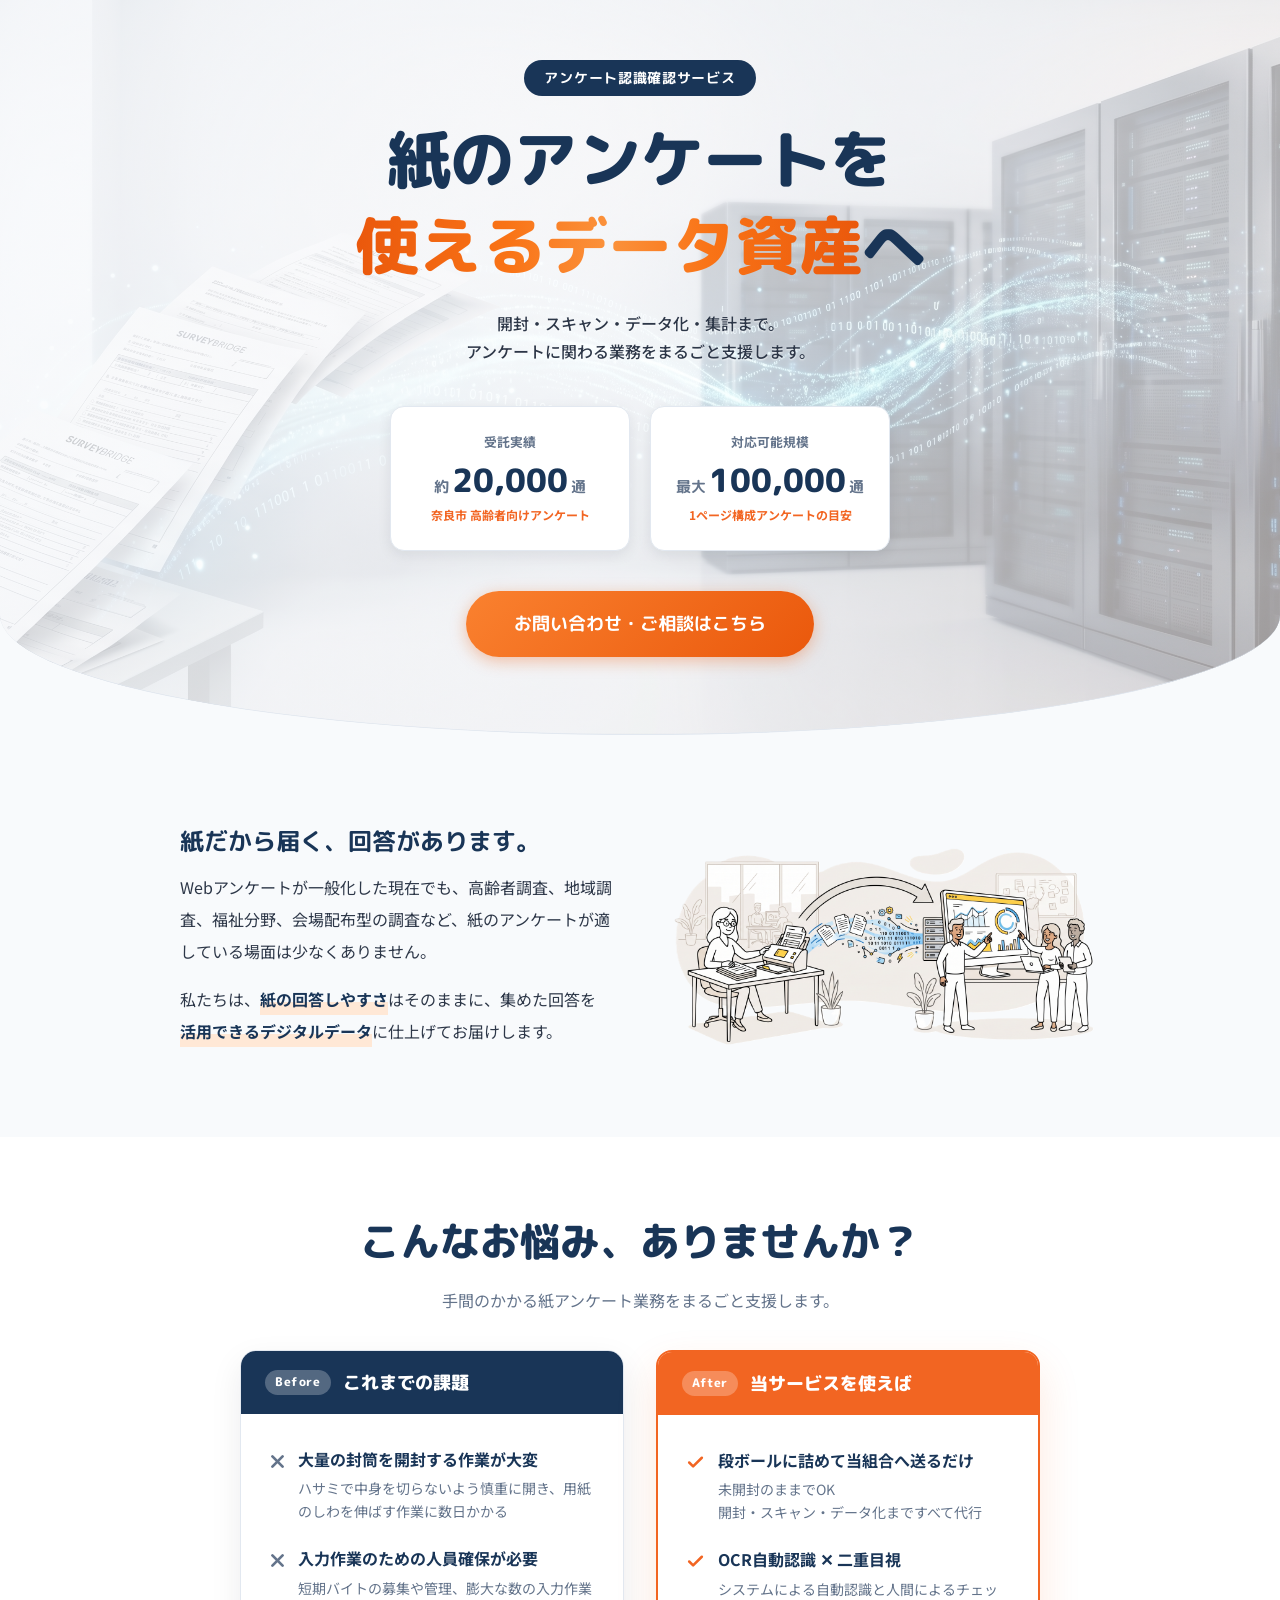
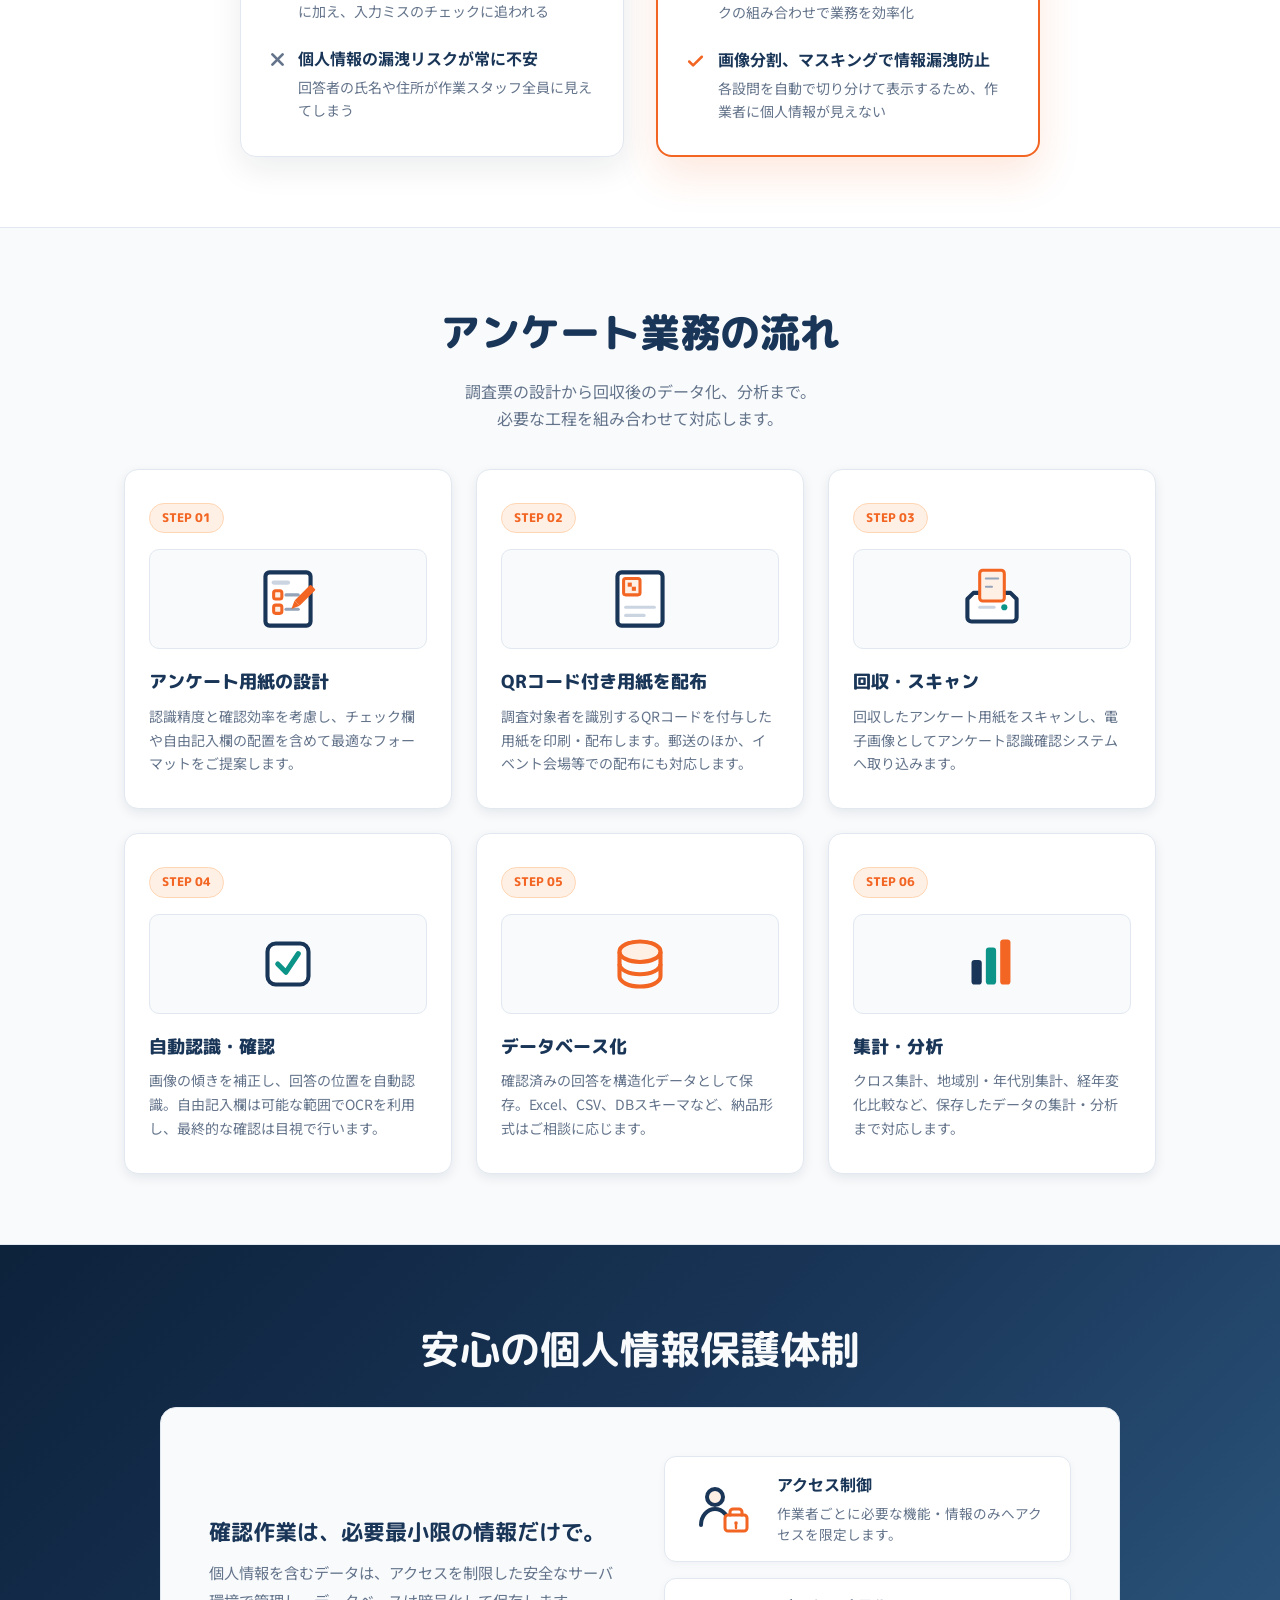
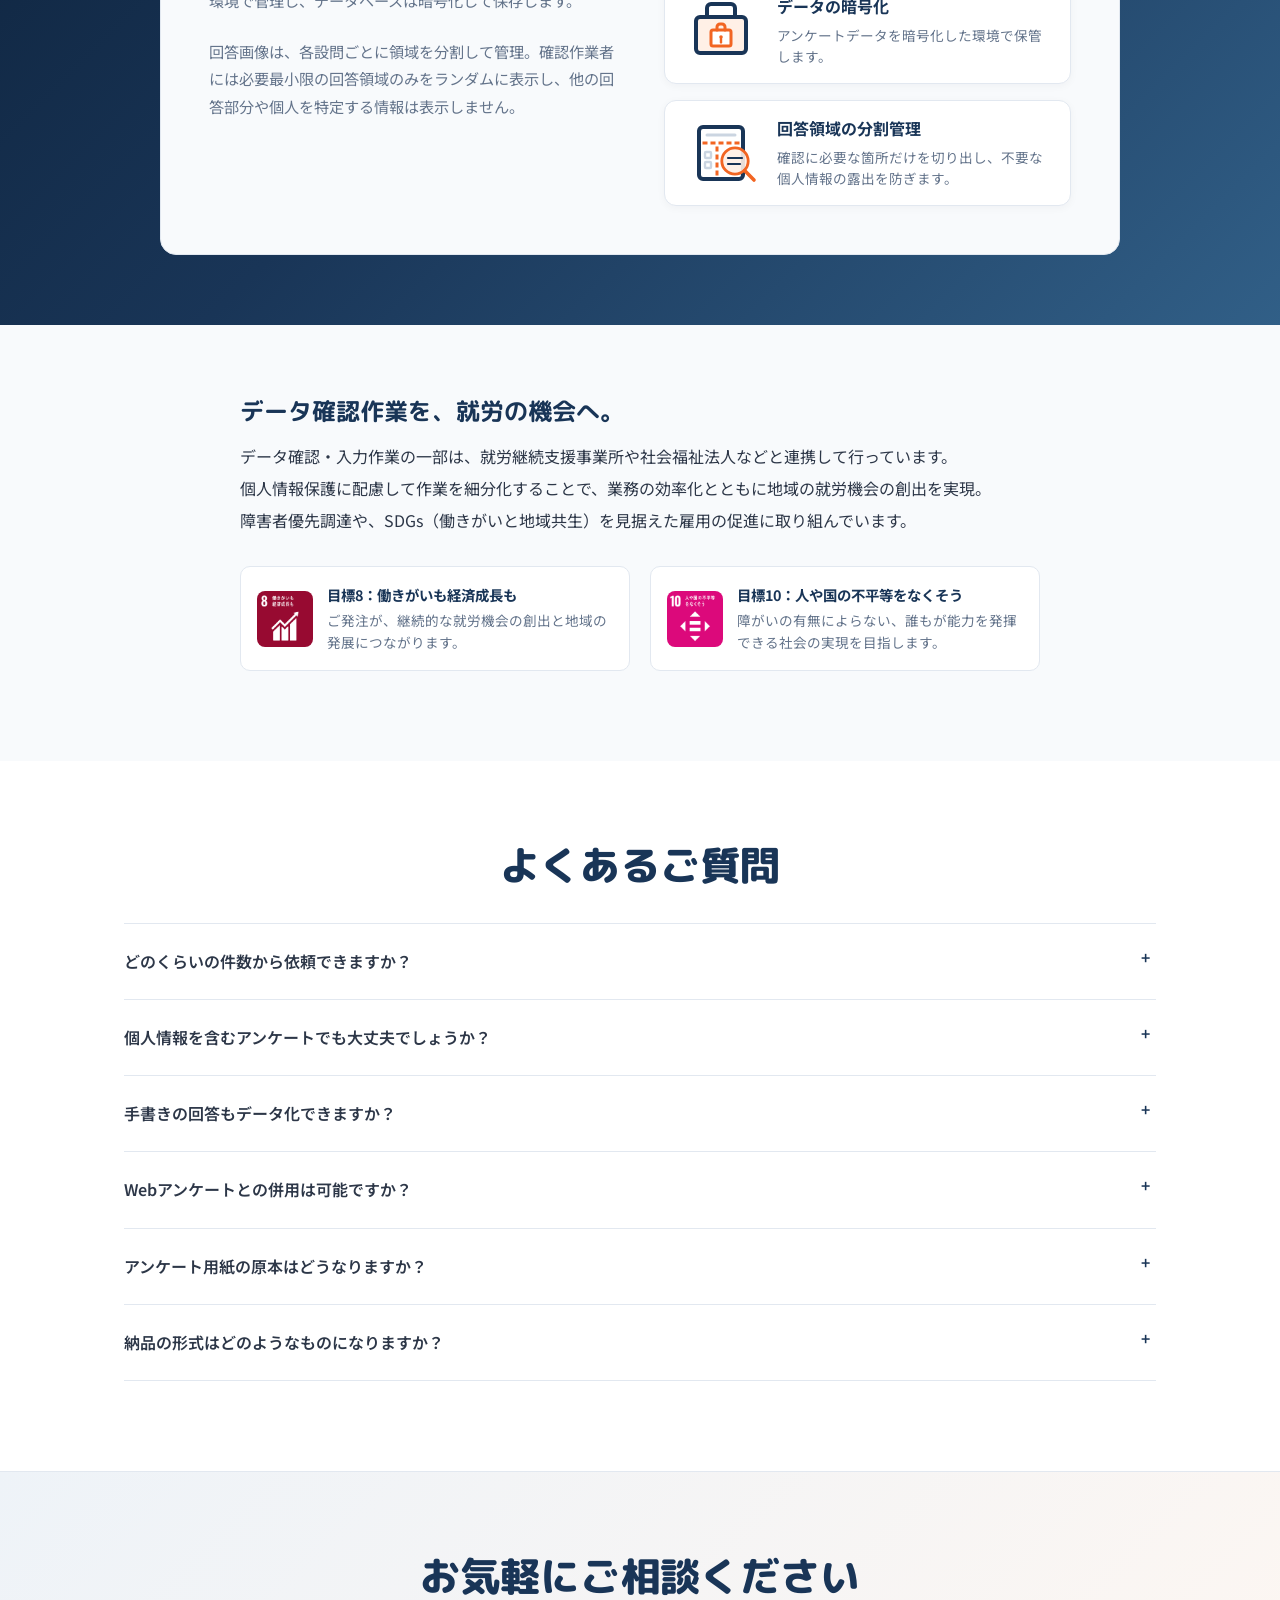
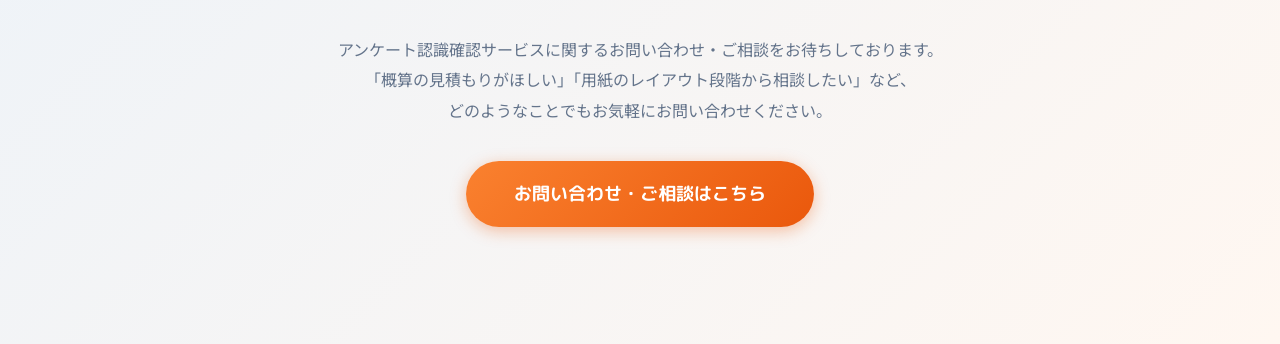
<file: surveylp/index.html>
<!DOCTYPE html>
<html lang="ja">

<head>
  <meta charset="UTF-8">
  <meta name="viewport" content="width=device-width, initial-scale=1.0">
  <title>アンケート認識確認サービス</title>

  <!-- Googleフォント -->
  <link rel="preconnect" href="https://fonts.googleapis.com">
  <link rel="preconnect" href="https://fonts.gstatic.com" crossorigin>
  <link
    href="https://fonts.googleapis.com/css2?family=M+PLUS+Rounded+1c:wght@700;800&family=Noto+Sans+JP:wght@400;500;700&display=swap"
    rel="stylesheet">

  <link rel="stylesheet" href="style.css">
</head>

<body>

  <main>
    <!-- ファーストビュー（Heroエリア） -->
    <section class="hero">
      <div class="container">
        <div class="hero-badge-wrap">
          <span class="hero-subcopy">アンケート認識確認サービス</span>
        </div>
        <h1 class="hero-title">
          紙のアンケートを<br><span>使えるデータ資産</span>へ
        </h1>
        <p class="hero-description">
          開封・スキャン・データ化・集計まで。<br>
          アンケートに関わる業務をまるごと支援します。
        </p>

        <!-- 実績ハイライト（2つのカード） -->
        <div class="kpi-grid">
          <div class="kpi-card">
            <span class="kpi-label">受託実績</span>
            <div class="kpi-num"><span class="kpi-unit">約</span>20,000<span class="kpi-unit">通</span></div>
            <p class="kpi-note">奈良市 高齢者向けアンケート</p>
          </div>
          <div class="kpi-card">
            <span class="kpi-label">対応可能規模</span>
            <div class="kpi-num"><span class="kpi-unit">最大</span>100,000<span class="kpi-unit">通</span></div>
            <p class="kpi-note">1ページ構成アンケートの目安</p>
          </div>
        </div>

        <!-- Hero CTAボタン -->
        <div class="cta-btn-wrap hero-cta">
          <a href="https://atatsuku.com/#contact" class="btn-primary">お問い合わせ・ご相談はこちら</a>
        </div>
      </div>
    </section>

    <!-- なぜ紙なのか（価値提示）セクション -->
    <section class="why-paper">
      <div class="container">
        <div class="why-paper-inner">
          <div class="why-paper-text">
            <h2 class="why-paper-title">紙だから届く、回答があります。</h2>
            <div class="why-paper-message">
              <p>Webアンケートが一般化した現在でも、高齢者調査、地域調査、福祉分野、会場配布型の調査など、紙のアンケートが適している場面は少なくありません。</p>
              <!-- <p>私たちは、<strong>紙の回答しやすさ</strong>と、<strong>デジタルデータの利便性</strong>を両立する仕組みをご提供します。</p> -->
              <p>私たちは、<strong>紙の回答しやすさ</strong>はそのままに、集めた回答を<strong>活用できるデジタルデータ</strong>に仕上げてお届けします。</p>
            </div>
          </div>
          <div class="why-paper-img">
            <img src="./images/image01.png" alt="山積みのアンケート封筒に頭を抱える様子">
          </div>
        </div>
      </div>
    </section>

    <!-- Before / After セクション -->
    <section class="problems">
      <div class="container">
        <h2 class="section-title">こんなお悩み、ありませんか？</h2>
        <p class="section-lead">手間のかかる紙アンケート業務をまるごと支援します。</p>
        <div class="compare-grid">

          <!-- 左：Before カード -->
          <div class="card card-before">
            <div class="card-header-bar bar-before">
              <span class="card-badge-pill">Before</span>
              <h3 class="card-header-title">これまでの課題</h3>
            </div>
            <div class="card-body">
              <ul class="card-list">
                <li>
                  <strong>大量の封筒を開封する作業が大変</strong>
                  <span>ハサミで中身を切らないよう慎重に開き、用紙のしわを伸ばす作業に数日かかる</span>
                </li>
                <li>
                  <strong>入力作業のための人員確保が必要</strong>
                  <span>短期バイトの募集や管理、膨大な数の入力作業に加え、入力ミスのチェックに追われる</span>
                </li>
                <li>
                  <strong>個人情報の漏洩リスクが常に不安</strong>
                  <span>回答者の氏名や住所が作業スタッフ全員に見えてしまう</span>
                </li>
              </ul>
            </div>
          </div>

          <!-- 右：After カード -->
          <div class="card card-after">
            <div class="card-header-bar bar-after">
              <span class="card-badge-pill">After</span>
              <h3 class="card-header-title">当サービスを使えば</h3>
            </div>
            <div class="card-body">
              <ul class="card-list">
                <li>
                  <strong>段ボールに詰めて当組合へ送るだけ</strong>
                  <span>未開封のままでOK<br>開封・スキャン・データ化まですべて代行</span>
                </li>
                <li>
                  <strong>OCR自動認識 ✕ 二重目視</strong>
                  <span>システムによる自動認識と人間によるチェックの組み合わせで業務を効率化</span>
                </li>
                <li>
                  <strong>画像分割、マスキングで情報漏洩防止</strong>
                  <span>各設問を自動で切り分けて表示するため、作業者に個人情報が見えない</span>
                </li>
              </ul>
            </div>
          </div>

        </div>
      </div>
    </section>

    <!-- 業務の流れ セクション（6ステップ） -->
    <section class="flow">
      <div class="container">
        <h2 class="section-title">アンケート業務の流れ</h2>
        <p class="section-lead">調査票の設計から回収後のデータ化、分析まで。<br>必要な工程を組み合わせて対応します。</p>
        <div class="flow-grid">
          <!-- STEP 1 -->
          <div class="flow-card">
            <div class="flow-step">STEP 01</div>
            <div class="flow-icon">
              <svg viewBox="0 0 40 40" fill="none">
                <!-- アンケート用紙 -->
                <rect x="9" y="7" width="22" height="26" rx="2" fill="#ffffff" stroke="var(--color-primary)"
                  stroke-width="2" />
                <line x1="13" y1="12" x2="20" y2="12" stroke="#cbd5e1" stroke-width="2" stroke-linecap="round" />
                <!-- チェックボックス1つ目 -->
                <rect x="13" y="16" width="4" height="4" rx="1" fill="#fff0e6" stroke="var(--color-accent)"
                  stroke-width="1.5" />
                <line x1="19" y1="18" x2="25" y2="18" stroke="#94a3b8" stroke-width="1.5" stroke-linecap="round" />
                <!-- チェックボックス2つ目 -->
                <rect x="13" y="23" width="4" height="4" rx="1" fill="#fff0e6" stroke="var(--color-accent)"
                  stroke-width="1.5" />
                <line x1="19" y1="25" x2="25" y2="25" stroke="#94a3b8" stroke-width="1.5" stroke-linecap="round" />
                <!-- 短い塗りつぶしの鉛筆（全体をオレンジ一色に統一） -->
                <g transform="translate(31, 13) rotate(45)">
                  <!-- 鉛筆の軸 -->
                  <rect x="0" y="0" width="3.5" height="11" rx="0.5" fill="var(--color-accent)" />
                  <!-- ペン先もオレンジに統一 -->
                  <path d="M0 11L1.75 15L3.5 11H0Z" fill="var(--color-accent)" />
                </g>
              </svg>
            </div>
            <h3 class="flow-card-title">アンケート用紙の設計</h3>
            <p class="flow-card-desc">
              認識精度と確認効率を考慮し、チェック欄や自由記入欄の配置を含めて最適なフォーマットをご提案します。
            </p>
          </div>

          <!-- STEP 2 -->
          <div class="flow-card">
            <div class="flow-step">STEP 02</div>
            <div class="flow-icon">
              <svg viewBox="0 0 40 40" fill="none">
                <!-- 用紙（バランス調整 4:3） -->
                <rect x="9" y="7" width="22" height="26" rx="2" fill="#ffffff" stroke="var(--color-primary)"
                  stroke-width="2" />
                <!-- QRコード（左上配置） -->
                <g transform="translate(12, 10)">
                  <rect width="8" height="8" rx="1" fill="#fff0e6" stroke="var(--color-accent)" stroke-width="1.5" />
                  <rect x="2" y="2" width="2" height="2" fill="var(--color-accent)" />
                  <rect x="4" y="4" width="2" height="2" fill="var(--color-accent)" />
                </g>
                <line x1="13" y1="24" x2="27" y2="24" stroke="#cbd5e1" stroke-width="1.5" stroke-linecap="round" />
                <line x1="13" y1="28" x2="22" y2="28" stroke="#cbd5e1" stroke-width="1.5" stroke-linecap="round" />
              </svg>
            </div>
            <h3 class="flow-card-title">QRコード付き用紙を配布</h3>
            <p class="flow-card-desc">
              調査対象者を識別するQRコードを付与した用紙を印刷・配布します。郵送のほか、イベント会場等での配布にも対応します。
            </p>
          </div>

          <!-- STEP 3 -->
          <div class="flow-card">
            <div class="flow-step">STEP 03</div>
            <div class="flow-icon">
              <svg viewBox="0 0 40 40" fill="none">
                <!-- スキャナ本体（台形・高さを他と揃えるため y=17〜33 に調整） -->
                <path d="M8 20L11 17H29L32 20V29C32 30.1046 31.1046 31 30 31H10C8.89543 31 8 30.1046 8 29V20Z"
                  fill="#ffffff" stroke="var(--color-primary)" stroke-width="2" stroke-linejoin="round" />
                <!-- スキャン稼働ランプ（しっかり見える位置に配置） -->
                <circle cx="26" cy="24" r="1.5" fill="#0d9488" />
                <!-- 排紙・給紙スリットの線 -->
                <line x1="14" y1="24" x2="21" y2="24" stroke="#cbd5e1" stroke-width="1.5" stroke-linecap="round" />
                <!-- 差し込まれる用紙（スキャナより一回り小さく、まっすぐ縦に配置） -->
                <rect x="14" y="6" width="12" height="15" rx="1.5" fill="#fff0e6" stroke="var(--color-accent)"
                  stroke-width="1.5" />
                <line x1="17" y1="10" x2="23" y2="10" stroke="#94a3b8" stroke-width="1" stroke-linecap="round" />
                <line x1="17" y1="14" x2="20" y2="14" stroke="#94a3b8" stroke-width="1" stroke-linecap="round" />
              </svg>
            </div>
            <h3 class="flow-card-title">回収・スキャン</h3>
            <p class="flow-card-desc">
              回収したアンケート用紙をスキャンし、電子画像としてアンケート認識確認システムへ取り込みます。
            </p>
          </div>

          <!-- STEP 4 -->
          <div class="flow-card">
            <div class="flow-step">STEP 04</div>
            <div class="flow-icon">
              <svg viewBox="0 0 40 40" fill="none">
                <rect x="10" y="10" width="20" height="20" rx="4" fill="#ffffff" stroke="var(--color-primary)"
                  stroke-width="2" />
                <path d="M15 20L19 24L25 15" stroke="#0d9488" stroke-width="2.5" stroke-linecap="round"
                  stroke-linejoin="round" />
              </svg>
            </div>
            <h3 class="flow-card-title">自動認識・確認</h3>
            <p class="flow-card-desc">
              画像の傾きを補正し、回答の位置を自動認識。自由記入欄は可能な範囲でOCRを利用し、最終的な確認は目視で行います。
            </p>
          </div>

          <!-- STEP 5 -->
          <div class="flow-card">
            <div class="flow-step">STEP 05</div>
            <div class="flow-icon">
              <svg viewBox="0 0 40 40" fill="none">
                <ellipse cx="20" cy="14" rx="10" ry="5" fill="#fff0e6" stroke="var(--color-accent)" stroke-width="2" />
                <path d="M10 14V26C10 28.7614 14.4772 31 20 31C25.5228 31 30 28.7614 30 26V14"
                  stroke="var(--color-accent)" stroke-width="2" />
                <path d="M10 20C10 22.7614 14.4772 25 20 25C25.5228 25 30 22.7614 30 20" stroke="var(--color-accent)"
                  stroke-width="2" />
              </svg>
            </div>
            <h3 class="flow-card-title">データベース化</h3>
            <p class="flow-card-desc">
              確認済みの回答を構造化データとして保存。Excel、CSV、DBスキーマなど、納品形式はご相談に応じます。
            </p>
          </div>

          <!-- STEP 6 -->
          <div class="flow-card">
            <div class="flow-step">STEP 06</div>
            <div class="flow-icon">
              <svg viewBox="0 0 40 40" fill="none">
                <rect x="10" y="18" width="5" height="12" rx="1.5" fill="var(--color-primary)" />
                <rect x="17" y="12" width="5" height="18" rx="1.5" fill="#0d9488" />
                <rect x="24" y="8" width="5" height="22" rx="1.5" fill="var(--color-accent)" />
              </svg>
            </div>
            <h3 class="flow-card-title">集計・分析</h3>
            <p class="flow-card-desc">
              クロス集計、地域別・年代別集計、経年変化比較など、保存したデータの集計・分析まで対応します。
            </p>
          </div>
        </div>
      </div>
    </section>

    <!-- セキュリティ セクション -->
    <section class="security">
      <div class="container">
        <h2 class="section-title">安心の個人情報保護体制</h2>
        <div class="security-card">
          <!-- 左側：テキスト説明エリア -->
          <div class="security-text-col">
            <h3 class="security-title">確認作業は、必要最小限の情報だけで。</h3>
            <p class="security-desc">
              <!--個人情報を含むデータは、アクセスを制限した安全なサーバ環境で管理し、データベースは暗号化して保存します。<br>
              回答画像は確認単位の領域ごとに分割して管理し、 確認作業者には回答全体や個人を特定する情報を表示せず、 確認対象となる必要最小限の領域のみを提示します。-->
              個人情報を含むデータは、アクセスを制限した安全なサーバ環境で管理し、データベースは暗号化して保存します。
            </p>
            <p class="security-desc">回答画像は、各設問ごとに領域を分割して管理。確認作業者には必要最小限の回答領域のみをランダムに表示し、他の回答部分や個人を特定する情報は表示しません。
            </p>
          </div>
          <!-- 右側：縦並びポイントリスト -->
          <ul class="security-points">
            <!-- 1. アクセス制御 -->
            <li class="security-point-item">
              <div class="security-point-icon">
                <svg viewBox="0 0 40 40" fill="none">
                  <g transform="translate(2, 0)">
                    <!-- 人物アイコン -->
                    <circle cx="15" cy="14" r="4" stroke="var(--color-primary)" stroke-width="2" fill="#fff0e6" />
                    <path d="M8 28C8 23.5817 11.134 20 15 20C18.866 20 22 23.5817 22 28" stroke="var(--color-primary)"
                      stroke-width="2" stroke-linecap="round" />
                    <!-- 左右対称の綺麗な錠前（人物に少し重ねる） -->
                    <g transform="translate(20, 20)">
                      <rect x="0" y="3" width="11" height="8" rx="1.5" fill="#ffffff" stroke="var(--color-accent)"
                        stroke-width="1.5" />
                      <path d="M2.5 3V1.5C2.5 0.671573 3.17157 0 4 0H7C7.82843 0 8.5 0.671573 8.5 1.5V3"
                        stroke="var(--color-accent)" stroke-width="1.5" stroke-linecap="round" />
                      <circle cx="5.5" cy="7" r="0.9" fill="var(--color-accent)" />
                      <path d="M5.5 7.8V9.5" stroke="var(--color-accent)" stroke-width="1.2" stroke-linecap="round" />
                    </g>
                  </g>
                </svg>
              </div>
              <div class="security-point-text">
                <strong>アクセス制御</strong>
                <span>作業者ごとに必要な機能・情報のみへアクセスを限定します。</span>
              </div>
            </li>

            <!-- 2. データの暗号化 -->
            <li class="security-point-item">
              <div class="security-point-icon">
                <!-- 暗号化・南京錠アイコン -->
                <svg viewBox="0 0 40 40" fill="none">
                  <!-- ブリーフケース本体 -->
                  <rect x="7.5" y="13" width="25" height="18" rx="2" fill="#fff0e6" stroke="var(--color-primary)"
                    stroke-width="2" />
                  <path d="M13 13V8.5C13 7.39543 13.8954 6.5 15 6.5H25C26.1046 6.5 27 7.39543 27 8.5V13"
                    stroke="var(--color-primary)" stroke-width="2" />

                  <!-- 中央の錠前 -->
                  <g transform="translate(15, 16.5)">
                    <rect x="0" y="3" width="10" height="8" rx="1" fill="#ffffff" stroke="var(--color-accent)"
                      stroke-width="1.5" />
                    <path d="M3 3V1.5C3 0.671573 3.67157 0 4.5 0H5.5C6.32843 0 7 0.671573 7 1.5V3"
                      stroke="var(--color-accent)" stroke-width="1.5" stroke-linecap="round" />
                    <circle cx="5" cy="6.5" r="0.9" fill="var(--color-accent)" />
                    <path d="M5 7.4V9.2" stroke="var(--color-accent)" stroke-width="1.2" stroke-linecap="round" />
                  </g>
                </svg>
              </div>
              <div class="security-point-text">
                <strong>データの暗号化</strong>
                <span>アンケートデータを暗号化した環境で保管します。</span>
              </div>
            </li>

            <!-- 3. 回答領域の分割管理 -->
            <li class="security-point-item">
              <div class="security-point-icon">
                <svg viewBox="0 0 40 40" fill="none">
                  <!-- 用紙ベース -->
                  <rect x="9" y="7" width="22" height="26" rx="2" fill="#ffffff" stroke="var(--color-primary)"
                    stroke-width="2" />

                  <!-- 四角いドットの点線 -->
                  <line x1="11.5" y1="15" x2="29.5" y2="15" stroke="var(--color-accent)" stroke-width="1.5"
                    stroke-dasharray="1 3" stroke-linecap="square" />
                  <line x1="18" y1="17.5" x2="18" y2="31" stroke="var(--color-accent)" stroke-width="1.5"
                    stroke-dasharray="1 3" stroke-linecap="square" />

                  <!-- 上部エリアのダミーテキスト線 -->
                  <line x1="13" y1="11" x2="27" y2="11" stroke="#cbd5e1" stroke-width="1.5" stroke-linecap="round" />

                  <!-- 左下領域のチェックボックス -->
                  <rect x="12" y="19.5" width="3" height="3" rx="0.5" stroke="#cbd5e1" stroke-width="1.2" />
                  <rect x="12" y="24.5" width="3" height="3" rx="0.5" stroke="#cbd5e1" stroke-width="1.2" />

                  <!-- 虫眼鏡（右下：Tのヨコ線と用紙下端の間の中央に配置） -->
                  <g transform="translate(18, 15)">
                    <circle cx="9" cy="9" r="6.6" fill="#fff0e6" fill-opacity="0.9" stroke="var(--color-accent)"
                      stroke-width="1.4" />
                    <path d="M13.8 13.8L18.5 18.5" stroke="var(--color-accent)" stroke-width="1.8"
                      stroke-linecap="round" />
                    <!-- 虫眼鏡の中の切り出しテキスト（横線） -->
                    <line x1="5.5" y1="7.5" x2="12.5" y2="7.5" stroke="var(--color-primary)" stroke-width="1.1"
                      stroke-linecap="round" />
                    <line x1="5.5" y1="10.5" x2="11.5" y2="10.5" stroke="var(--color-primary)" stroke-width="1.1"
                      stroke-linecap="round" />
                  </g>
                </svg>
              </div>
              <div class="security-point-text">
                <strong>回答領域の分割管理</strong>
                <span>確認に必要な箇所だけを切り出し、不要な個人情報の露出を防ぎます。</span>
              </div>
            </li>
          </ul>
        </div>
      </div>
    </section>

    <!-- 地域・福祉連携 セクション -->
    <section class="social">
      <div class="container">
        <div class="social-inner">
          <h2 class="social-title">データ確認作業を、就労の機会へ。</h2>
          <p class="social-desc">
            <!--個人情報保護に配慮して業務を細分化することで、確認作業の一部を社会福祉法人等を通じて就労困難者へ割り当てています。
            デジタル化による効率化だけでなく、人の確認が必要な工程を適切に切り分けることで、 就労機会の創出にもつなげています。<br>
            <strong>SDGs</strong>はもちろん、<strong>CSR</strong>や自治体等における<strong>優先調達の仕組み</strong>との親和性もあります。-->
            データ確認・入力作業の一部は、就労継続支援事業所や社会福祉法人などと連携して行っています。<br>
            個人情報保護に配慮して作業を細分化することで、業務の効率化とともに地域の就労機会の創出を実現。<br>
            障害者優先調達や、SDGs（働きがいと地域共生）を見据えた雇用の促進に取り組んでいます。
          </p>
          <div class="sdg-badges">
            <div class="sdg-badge">
              <img src="images/sdg_08.png" alt="SDGs目標8 働きがいも経済成長も" class="sdg-icon">
              <p class="sdg-badge-text"><strong>目標8：働きがいも経済成長も</strong>ご発注が、継続的な就労機会の創出と地域の発展につながります。</p>
            </div>
            <div class="sdg-badge">
              <img src="images/sdg_10.png" alt="SDGs目標10 人や国の不平等をなくそう" class="sdg-icon">
              <p class="sdg-badge-text"><strong>目標10：人や国の不平等をなくそう</strong>障がいの有無によらない、誰もが能力を発揮できる社会の実現を目指します。</p>
            </div>
          </div>
        </div>
      </div>
    </section>

    <!-- よくあるご質問 セクション -->
    <section class="faq">
      <div class="container">
        <h2 class="section-title">よくあるご質問</h2>
        <div class="faq-list">
          <details>
            <summary>どのくらいの件数から依頼できますか？</summary>
            <p>小規模なものはもちろん、1ページ構成のアンケートであれば10万件程度までを目安に対応可能です。</p>
          </details>
          <details>
            <summary>個人情報を含むアンケートでも大丈夫でしょうか？</summary>
            <p><b>はい。</b><br>個人情報と回答情報は分離して扱います。<br>確認作業においては、個人情報に紐づかない形で最小限の情報だけをランダムに表示する仕組みを採用しています。</p>
          </details>
          <details>
            <summary>手書きの回答もデータ化できますか？</summary>
            <p><b>はい。</b><br>チェック項目の自動認識に加え、手書きの自由記入欄についてもOCRや人による確認を組み合わせて対応いたします。</p>
          </details>
          <details>
            <summary>Webアンケートとの併用は可能ですか？</summary>
            <p><b>はい。</b><br>紙回答とオンライン回答を組み合わせた運用にも対応できます。</p>
          </details>
          <details>
            <summary>アンケート用紙の原本はどうなりますか？</summary>
            <p>スキャン・データ化が完了した後、安全に梱包して返却いたします（ご希望に応じて機密廃棄のご相談も承ります）。</p>
          </details>
          <details>
            <summary>納品の形式はどのようなものになりますか？</summary>
            <p>Excel、CSV、DBスキーマ、集計表、分析資料など、ご希望の用途に合わせて納品形式をご相談いただけます。<br>
              また、保存したデータを活用したクロス集計、地域差・年代差、経年変化などの集計・分析にも対応します。
            </p>
          </details>
        </div>

    </section>

    <!-- 最下部 お問い合わせ（CTA）セクション -->
    <section class="cta">
      <div class="container">
        <div class="cta-inner">
          <h2 class="section-title">お気軽にご相談ください</h2>
          <p class="cta-desc">
            アンケート認識確認サービスに関するお問い合わせ・ご相談をお待ちしております。<br>
            「概算の見積もりがほしい」「用紙のレイアウト段階から相談したい」など、<br>
            どのようなことでもお気軽にお問い合わせください。
          </p>
          <div class="cta-btn-wrap">
            <a href="https://atatsuku.com/#contact" class="btn-primary">お問い合わせ・ご相談はこちら</a>
          </div>
        </div>
      </div>
    </section>
  </main>

</body>

</html>
</file>
<file: surveylp/style.css>
/* ===================================================
    1. デザインの共通設定（カラー・フォント）
   =================================================== */

:root {
    /* フォント定義 */
    --font-base: 'Noto Sans JP', sans-serif;
    --font-display: 'M PLUS Rounded 1c', sans-serif;

    /* カラー定義 */
    --color-primary: #193557;     /* メイン：落ち着いたダークネイビー */
    --color-accent: #f26522;      /* アクセント：鮮やかなオレンジ */
    --color-accent-hover: #db5314;
    --color-bg: #f8fafc;          /* 背景：明るいオフホワイト */
    --color-white: #ffffff;
    --color-text: #2d3748;        /* 本文文字色 */
    --color-text-muted: #64748b;  /* 補足文字色 */
    --color-border: #e2e8f0;      /* 枠線 */
    --color-shadow: rgba(15, 23, 42, 0.08);
}

/* ===================================================
    2. リセットCSS
   =================================================== */
* {
    margin: 0;
    padding: 0;
    box-sizing: border-box;
}

body {
    font-family: var(--font-base);
    background-color: var(--color-bg);
    color: var(--color-text);
    line-height: 1.7;
    -webkit-font-smoothing: antialiased;
}

a {
    text-decoration: none;
    color: inherit;
}

img {
    max-width: 100%;
    height: auto;
    display: block;
}

/* ===================================================
   3. 共通パーツ
   =================================================== */
.container {
    max-width: 1080px;
    margin: 0 auto;
    padding: 0 24px;
}

/* 共通セクション見出し */
.section-title {
    font-family: var(--font-display);
    font-size: 2.5rem;
    font-weight: 800;
    text-align: center;
    color: var(--color-primary);
    margin-bottom: 24px;
}

.section-lead {
    text-align: center;
    font-size: 1rem;
    color: var(--color-text-muted);
    margin-top: -12px;
    margin-bottom: 36px;
}

/* ===================================================
   4. ファーストビュー（Heroエリア）
   =================================================== */
.hero {
    padding: 60px 0 70px;
    text-align: center;
    background:
        linear-gradient(
            120deg,
            rgba(248, 250, 252, 0.8) 0%,
            rgba(255, 255, 255, 0.7) 58%,
            rgba(255, 245, 238, 0.6) 100%
        ),
        url(./images/paper2data.jpg);
    background-size: cover;
    background-position: center;
    border-bottom: 1px solid var(--color-border);
    border-bottom-left-radius: 50% 120px;
    border-bottom-right-radius: 50% 120px;
}

.hero-badge-wrap {
    margin-bottom: 20px;
}

.hero-subcopy {
    display: inline-block;
    font-family: var(--font-display);
    font-size: 0.875rem;
    font-weight: 700;
    color: var(--color-white);
    background-color: var(--color-primary);
    padding: 6px 20px;
    border-radius: 9999px;
    letter-spacing: 0.05em;
}

.hero-title {
    font-family: var(--font-display);
    font-size: 4rem;
    font-weight: 800;
    color: var(--color-primary);
    line-height: 1.35;
    margin-bottom: 20px;
    letter-spacing: -0.01em;
}

.hero-title span {
    background: linear-gradient(
        90deg,
        #ea580c 0%,   /* 左端：しっかり濃いオレンジ */
        #f97316 30%,  /* なめらかに繋げる */
        #fb923c 50%,  /* 中央：先ほどより少しトーンを抑えた上品な明るさ */
        #f97316 70%,  /* なめらかに繋げる */
        #ea580c 100%  /* 右端：しっかり濃いオレンジ */
    );
    -webkit-background-clip: text;
    background-clip: text;
    -webkit-text-fill-color: transparent;
}

.hero-description {
    font-size: 1rem;
    color: var(--color-text);
    line-height: 1.8;
    margin-bottom: 40px;
    font-weight: 500;
    text-shadow: 0 1px 2px rgba(255, 255, 255, 0.8);
}

/* ===================================================
   5. 実績ハイライト
   =================================================== */
.kpi-grid {
    display: grid;
    grid-template-columns: repeat(2, 1fr);
    gap: 20px;
    max-width: 500px;
    margin: 0 auto;
}

.kpi-card {
    background-color: var(--color-white);
    border: 1px solid var(--color-border);
    border-radius: 14px;
    padding: 24px 18px;
    text-align: center;
    box-shadow: 0 4px 14px var(--color-shadow);
}

.kpi-label {
    display: block;
    font-size: 0.8rem;
    font-weight: 700;
    color: var(--color-text-muted);
    margin-bottom: 8px;
}

.kpi-num {
    font-family: var(--font-display);
    font-size: 2rem;
    font-weight: 800;
    color: var(--color-primary);
    line-height: 1.2;
    margin-bottom: 6px;
}

.kpi-unit {
    font-size: 0.95rem;
    font-weight: 700;
    margin: 0 3px;
    color: var(--color-text-muted);
}

.kpi-note {
    font-size: 0.75rem;
    color: var(--color-accent);
    font-weight: 700;
}

.hero-cta {
    margin-top: 40px;
}

/* ===================================================
   6. なぜ紙なのか セクション
   =================================================== */
.why-paper {
    padding: 82px 0;
    background-color: var(--color-bg);
}

.why-paper-inner {
    max-width: 920px;
    margin: 0 auto;
    display: grid;
    grid-template-columns: 1fr 1fr;
    gap: 48px;
    align-items: center;
}

.why-paper-title {
    font-family: var(--font-display);
    font-size: 1.5rem;
    font-weight: 700;
    color: var(--color-primary);
    line-height: 1.4;
    margin-bottom: 12px;
}

.why-paper-message {
    font-size: 1rem;
    color: var(--color-text);
    line-height: 2;
    margin: 0;
}

.why-paper-message strong {
    display: inline-block; /* 1文節として扱い、途中の改行を防ぐ */
    color: var(--color-primary);
    font-weight: 700;
    background: linear-gradient(transparent 60%, #ffe8d6 60%);
}

.why-paper-message p {
    margin-bottom: 1rem; /* 段落同士の間に余白を作る */
}

.why-paper-message p:last-child {
    margin-bottom: 0; /* 最後の段落の下余白は消して親要素と綺麗に揃える */
}

/* ===================================================
   7. Before / After セクション（カンプ風デザイン）
   =================================================== */
.problems {
    padding: 70px 0;
    background-color: var(--color-white);
}

.compare-grid {
    display: grid;
    grid-template-columns: repeat(2, 1fr);
    gap: 32px;
    max-width: 800px;
    margin: 0 auto;
}

.card {
    background-color: var(--color-white);
    border-radius: 16px;
    border: 1px solid var(--color-border);
    overflow: hidden;
    box-shadow: 0 12px 32px var(--color-shadow);
    display: flex;
    flex-direction: column;
}

.card-after {
    border: 2px solid var(--color-accent);
    /* transform: translateY(-12px); */
    box-shadow: 0 18px 40px rgba(242, 101, 34, 0.15);
}

/* カード上部のヘッダーバー */
.card-header-bar {
    padding: 16px 24px;
    display: flex;
    align-items: center;
    gap: 12px;
}

.bar-before {
    background-color: var(--color-primary);
    color: var(--color-white);
}

.bar-after {
    background-color: var(--color-accent);
    color: var(--color-white);
}

.card-badge-pill {
    font-family: var(--font-display);
    font-size: 0.75rem;
    font-weight: 800;
    padding: 2px 10px;
    border-radius: 9999px;
    background-color: rgba(255, 255, 255, 0.25);
    letter-spacing: 0.05em;
}

.card-header-title {
    font-family: var(--font-display);
    font-size: 1.15rem;
    font-weight: 800;
    margin: 0;
}

.card-body {
    padding: 32px 28px;
    flex: 1;
}

.card-list {
    list-style: none;
}

.card-list li {
    margin-bottom: 22px;
    position: relative;
    padding-left: 20px;
}

.card-list li:last-child {
    margin-bottom: 0;
}

/* 共通設定 */
.card-list li {
    margin-bottom: 22px;
    position: relative;
    padding-left: 32px;
}

.card-list li::before {
    content: "";
    position: absolute;
    left: 0;
    background-size: contain;
    background-repeat: no-repeat;
}

/* Before側：×アイコン（サイズは小さめのまま、パディングを詰めて文字に近づける） */
.card-before .card-list li {
    padding-left: 29px; /* 文字との間隔を詰めるためにここだけ狭くする */
}

.card-before .card-list li::before {
    width: 17px;
    height: 17px;
    top: 6.5px;
    background-image: url("data:image/svg+xml,%3Csvg xmlns='http://www.w3.org/2000/svg' viewBox='2 2 20 20' fill='none' stroke='%2364748b' stroke-width='3.2' stroke-linecap='round' stroke-linejoin='round'%3E%3Cline x1='18' y1='6' x2='6' y2='18'%3E%3C/line%3E%3Cline x1='6' y1='6' x2='18' y2='18'%3E%3C/line%3E%3C/svg%3E");
}

/* After側：チェックアイコン */
.card-after .card-list li::before {
    width: 19px;
    height: 19px;
    top: 6px;
    background-image: url("data:image/svg+xml,%3Csvg xmlns='http://www.w3.org/2000/svg' viewBox='0 0 24 24' fill='none' stroke='%23f26522' stroke-width='3.2' stroke-linecap='round' stroke-linejoin='round'%3E%3Cpolyline points='20 6 9 17 4 12'%3E%3C/polyline%3E%3C/svg%3E");
}

.card-list strong {
    display: block;
    font-size: 1rem;
    color: var(--color-primary);
    margin-bottom: 4px;
}

.card-list span {
    display: block;
    font-size: 0.875rem;
    color: var(--color-text-muted);
    line-height: 1.65;
}

/* ===================================================
   8. 業務の流れ セクション（6ステップ）
   =================================================== */
.flow {
    padding: 70px 0;
    background-color: var(--color-bg);
    border-top: 1px solid var(--color-border);
    border-bottom: 1px solid var(--color-border);
}

.flow-grid {
    display: grid;
    grid-template-columns: repeat(3, 1fr);
    gap: 24px;
}

.flow-card {
    background-color: var(--color-white); 
    border: 1px solid var(--color-border);
    border-radius: 14px;
    padding: 32px 24px;
    box-shadow: 0 4px 12px var(--color-shadow);
    transition: transform 0.2s ease;
}

.flow-step {
    display: inline-block;
    font-family: var(--font-display);
    font-size: 0.75rem;
    font-weight: 800;
    color: var(--color-accent);
    background-color: #fff0e6;
    border: 1px solid #ffd6b3;
    padding: 4px 12px;
    border-radius: 9999px;
    margin-bottom: 16px;
}

.flow-icon {
    width: 100%;
    height: 100px;
    background-color: #f8fafc;
    border: 1px solid var(--color-border);
    border-radius: 10px;
    display: flex;
    align-items: center;
    justify-content: center;
    margin-bottom: 20px;
    padding: 8px;
}

.flow-icon svg {
    width: 100%;
    height: 100%;
    max-width: 150px;
}

.flow-card-title {
    font-family: var(--font-display);
    font-size: 1.15rem;
    font-weight: 800;
    color: var(--color-primary);
    margin-bottom: 10px;
    line-height: 1.4;
}

.flow-card-desc {
    font-size: 0.875rem;
    color: var(--color-text-muted);
    line-height: 1.7;
}

/* ===================================================
   9. セキュリティ セクション
   =================================================== */
.security {
    padding: 70px 0;
    background: linear-gradient(
        135deg,
        #0d223b 0%,
        #193557 45%,
        #315f87 100%
    );
}

.security .section-title {
    color: var(--color-bg);
    font-weight: 700;
}

.security-card {
    max-width: 960px;
    margin: 0 auto;
    background-color: var(--color-bg);
    border: 1px solid var(--color-border);
    border-radius: 16px;
    padding: 48px;
    box-shadow: var(--shadow-md);
    /* 左右2分割レイアウト */
    display: grid;
    grid-template-columns: 1fr 1fr;
    gap: 48px;
    align-items: center;
}

.security-title {
    font-family: var(--font-display);
    font-size: 1.35rem;
    font-weight: 700;
    color: var(--color-primary);
    margin-bottom: 12px;
    line-height: 1.4;
}

.security-desc {
    font-size: 0.95rem;
    color: var(--color-text-muted);
    line-height: 1.8;
    margin-bottom: 24px;
}

.security-points {
    list-style: none;
    background: transparent; /* 全体の背景を透明に */
    border: none;             /* 外枠を削除 */
    padding: 0;
    display: flex;
    flex-direction: column;
    gap: 16px;                /* カード同士の間隔 */
}

/* 1つずつの独立したカード */
.security-point-item {
    display: flex;
    align-items: center;
    gap: 16px;
    background-color: var(--color-white);
    border: 1px solid var(--color-border);
    border-radius: 12px;
    padding: 12px 16px;
    box-shadow: 0 2px 8px rgba(15, 23, 42, 0.04);
    transition: transform 0.2s ease, box-shadow 0.2s ease;
}

/* アイコンのスタイリング */
.security-point-icon {
    width: 80px;
    height: 80px;
    display: flex;
    align-items: center;
    justify-content: center;
    flex-shrink: 0;
}

/* カード内のテキスト */
.security-point-text strong {
    display: block;
    font-size: 1rem;
    font-weight: 700;
    color: var(--color-primary);
    margin-bottom: 4px;
}

.security-point-text span {
    display: block;
    font-size: 0.85rem;
    color: var(--color-text-muted);
    line-height: 1.6;
}

/* ===================================================
   10. データ確認作業を就労の機会へ セクション
   =================================================== */
.social {
    padding: 70px 0 90px;
    background-color: var(--color-bg);
}

.social-inner {
    max-width: 800px;
    margin: 0 auto;
}

.social-title {
    font-family: var(--font-display);
    font-size: 1.5rem;
    font-weight: 700;
    color: var(--color-primary);
    line-height: 1.4;
    margin-bottom: 12px;
}

.social-desc {
    font-size: 1rem;
    color: var(--color-text);
    line-height: 2;
}

.social-desc strong {
    color: var(--color-primary);
    font-weight: 700;
    background: linear-gradient(transparent 60%, #ffe8d6 60%);
}

.sdg-badges {
    display: flex;
    gap: 20px;
    margin-top: 30px;
}

.sdg-badge {
    display: flex;
    align-items: center;
    gap: 14px;
    flex: 1;
    background-color: var(--color-white);
    border: 1px solid var(--color-border);
    border-radius: 10px;
    padding: 16px;
}

.sdg-icon {
    width: 56px;
    height: 56px;
    border-radius: 8px;
    flex-shrink: 0;
}

.sdg-badge-text {
    font-size: 0.85rem;
    color: var(--color-text-muted);
    line-height: 1.6;
}

.sdg-badge-text strong {
    display: block;
    color: var(--color-primary);
    font-size: 0.9rem;
    margin-bottom: 4px;
}

/* ===================================================
   11. よくある質問 セクション
   =================================================== */
.faq {
    padding: 70px 0 90px;
    background: var(--color-white);
}

.faq-list details {
    border-top: 1px solid var(--color-border);
}

.faq-list details:last-child {
    border-bottom: 1px solid var(--color-border);
}

.faq-list summary {
    cursor: pointer;
    list-style: none;
    padding: 24px 0;
    font-size: 1rem;
    font-weight: 600;
    position: relative;
    padding-right: 45px;
}

.faq-list summary::-webkit-details-marker {
    display: none;
}

.faq-list summary::after {
    content: "+";
    position: absolute;
    right: 6px;
    top: 20px;
    color: var(--color-primary);
}

.faq-list details[open] summary::after {
    content: "−";
}

.faq-list details p {
    margin: 0 0 25px;
    padding: 0 45px 0 20px;
    color: var(--color-text-muted);
    font-size: 1rem;
}

/* ===================================================
   12. お問い合わせ（CTA）セクション
   =================================================== */
/* 旧デザインのボタンデザイン（光なし） */
/*.cta {
    padding: 70px 0 110px;
    background: linear-gradient(135deg, #eef3f8, #fff7f1);
    border-top: 1px solid var(--color-border);
}

.cta-inner {
    max-width: 760px;
    margin: 0 auto;
    text-align: center;
}

.cta-title {
    font-family: var(--font-display);
    font-size: 2rem;
    font-weight: 800;
    color: var(--color-primary);
    margin-bottom: 16px;
}

.cta-desc {
    font-size: 1rem;
    color: var(--color-text-muted);
    line-height: 1.9;
    margin-bottom: 36px;
}

.btn-primary {
    display: inline-block;
    position: relative;
    background: linear-gradient(135deg, #f47333 0%, #f26522 100%);
    color: var(--color-white);
    font-family: var(--font-display);
    font-size: 1.1rem;
    font-weight: 700;
    padding: 18px 48px;
    border-radius: 9999px;
    box-shadow: 0 4px 16px rgba(242, 101, 34, 0.35);
    transition: all 0.25s ease;
}

.btn-primary:hover {
    background: linear-gradient(135deg, #f58238 0%, #f37330 100%);
    transform: translateY(-2px);
    box-shadow: 0 6px 20px rgba(242, 101, 34, 0.45);
}

.cta-btn-wrap {
    text-align: center;
} */


/* 光ありバージョンのボタンデザイン */
.cta {
    padding: 70px 0 110px;
    background: linear-gradient(135deg, #eef3f8, #fff7f1);
    border-top: 1px solid var(--color-border);
}

.cta-inner {
    max-width: 760px;
    margin: 0 auto;
    text-align: center;
}

.cta-title {
    font-family: var(--font-display);
    font-size: 2rem;
    font-weight: 800;
    color: var(--color-primary);
    margin-bottom: 16px;
}

.cta-desc {
    font-size: 1rem;
    color: var(--color-text-muted);
    line-height: 1.9;
    margin-bottom: 36px;
}

.btn-primary {
    display: inline-block;
    position: relative;
    overflow: hidden;
    /* 通常時：中間トーンの明るめオレンジと濃いオレンジのグラデーション */
    background: linear-gradient(135deg, #fa812f 0%, #ea580c 100%);
    color: var(--color-white);
    font-family: var(--font-display);
    font-size: 1.1rem;
    font-weight: 700;
    padding: 18px 48px;
    border-radius: 9999px;
    box-shadow: 0 4px 16px rgba(234, 88, 12, 0.35);
    transition: all 0.25s ease;
}

/* マウスオーバー時：少し全体をトーンアップしつつ上品さを保つ */
.btn-primary:hover {
    background: linear-gradient(135deg, #fb923c 0%, #f1651d 100%);
    transform: translateY(-2px);
    box-shadow: 0 6px 20px rgba(249, 115, 22, 0.45);
}

/* 光が左から右へ走り抜けるエフェクト（控えめバージョン） */
.btn-primary::after {
    content: '';
    position: absolute;
    top: 0;
    left: -100%;
    width: 100%;
    height: 100%;
    background: linear-gradient(
        120deg,
        transparent 0%,
        rgba(255, 255, 255, 0.22) 50%, /* 不透明度を 0.5 から 0.22 に下げてソフトに */
        transparent 100%
    );
    transition: none;
}

.btn-primary:hover::after {
    left: 100%;
    /* 時間を少し延ばし、より滑らかなイージングに変更 */
    transition: left 0.9s cubic-bezier(0.25, 1, 0.5, 1);
}

.cta-btn-wrap {
    text-align: center;
}

/* ===================================================
   13. レスポンシブ対応（スマホ・タブレット）
   =================================================== */
@media (max-width: 900px) {
    .why-paper-inner {
        grid-template-columns: 1fr;
        gap: 12px;
    }    

    .flow-grid {
        grid-template-columns: repeat(2, 1fr);
    }

    .security-card {
        display: block;
        align-items: center;
    }

    .security-points {
        list-style: none;
        background: transparent; /* 全体の背景を透明に */
        border: none;             /* 外枠を削除 */
        padding: 0;
        display: flex;
        flex-direction: column;
        gap: 16px;
    }
}

@media (max-width: 680px) {
    .container {
        padding: 0 12px;
    }

    .hero-title {
        font-size: 2.6rem;
    }

    .hero-description {
        font-size: 0.85rem;
    }    

    .why-paper-inner {
        grid-template-columns: 1fr;
    }

    .why-paper-title, .social-title, .security-title {
        font-size: 1.3rem;
    }

    .section-title {
        font-size: 1.7rem;
    }

    .section-lead {
        text-align: left;
    }

    .kpi-grid {
        grid-template-columns: 1fr;
        gap: 12px;
    }

    .compare-grid {
        grid-template-columns: 1fr;
        gap: 24px;
    }

    .flow-grid {
        grid-template-columns: 1fr;
    }

    .security-card {
        grid-template-columns: 1fr;
    }

    .sdg-badges {
        flex-direction: column;
        gap: 12px;
    }

    .cta-desc {
        font-size: 1rem;
        text-align: left;
    }

    .btn-primary {
        display: block;
        padding: 16px 24px;
        font-size: 1rem;
    }
}
</file>
